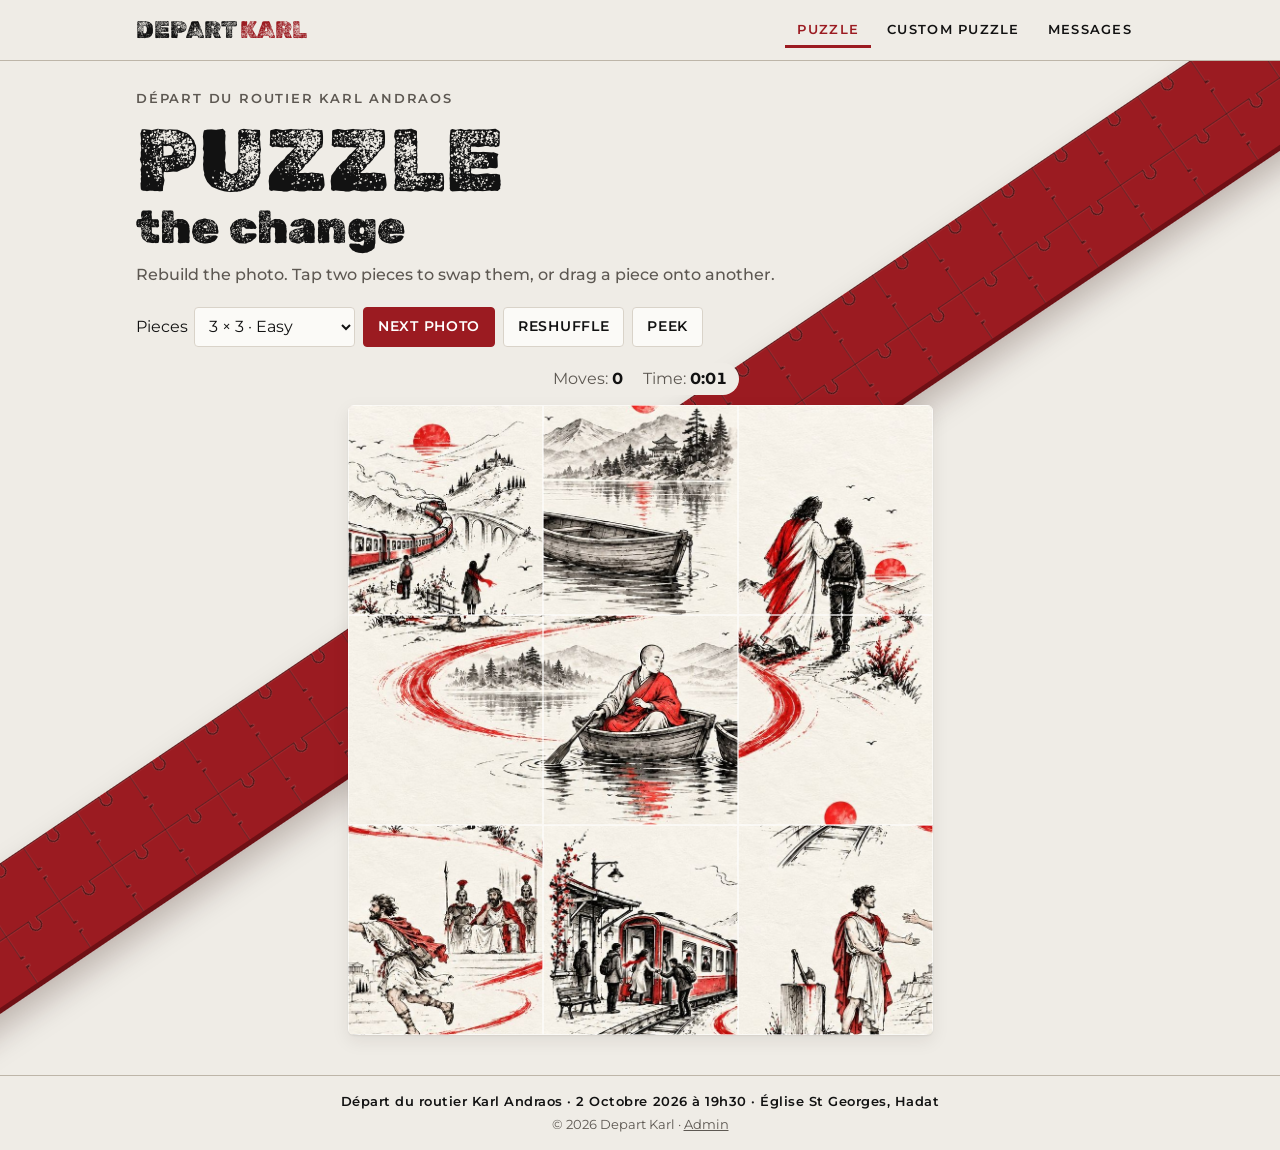
<file: index.html>
<!doctype html>
<html lang="en">
<head>
  <meta charset="utf-8">
  <meta name="viewport" content="width=device-width, initial-scale=1">
  <title>Photo Puzzle · Depart Karl</title>
  <meta name="description" content="Rebuild a randomly chosen photo by swapping its puzzle pieces.">
  <meta name="theme-color" content="#efece6">
  <meta property="og:type" content="website">
  <meta property="og:site_name" content="Depart Karl">
  <meta property="og:title" content="Photo Puzzle">
  <meta property="og:description" content="Rebuild a randomly chosen photo by swapping its puzzle pieces.">
  <link rel="icon" href="favicon.svg" type="image/svg+xml">
  <link rel="stylesheet" href="css/tokens.css">
  <link rel="stylesheet" href="css/styles.css">
  <script type="module" src="js/pages/puzzle.js"></script>
</head>
<body data-page="puzzle">
  <header id="site-header" class="site-header"></header>

  <main id="main">
    <header class="hero">
      <p class="hero-eyebrow">Départ du routier Karl Andraos</p>
      <h1 class="hero-title">Puzzle <span>the change</span></h1>
    </header>
    <p class="lead">Rebuild the photo. Tap two pieces to swap them, or drag a piece onto another.</p>

    <div class="toolbar">
      <label class="inline">Pieces
        <select id="difficulty">
          <option value="3" selected>3 × 3 · Easy</option>
          <option value="4">4 × 4 · Medium</option>
          <option value="5">5 × 5 · Hard</option>
          <option value="6">6 × 6 · Expert</option>
        </select>
      </label>
      <button id="new-photo" class="btn btn-primary" type="button">Next photo</button>
      <button id="reshuffle" class="btn" type="button">Reshuffle</button>
      <button id="peek" class="btn" type="button">Peek</button>
    </div>

    <p id="status" class="notice" role="status"></p>
    <div id="puzzle" hidden></div>
  </main>

  <footer id="site-footer" class="site-footer"></footer>
</body>
</html>
</file>
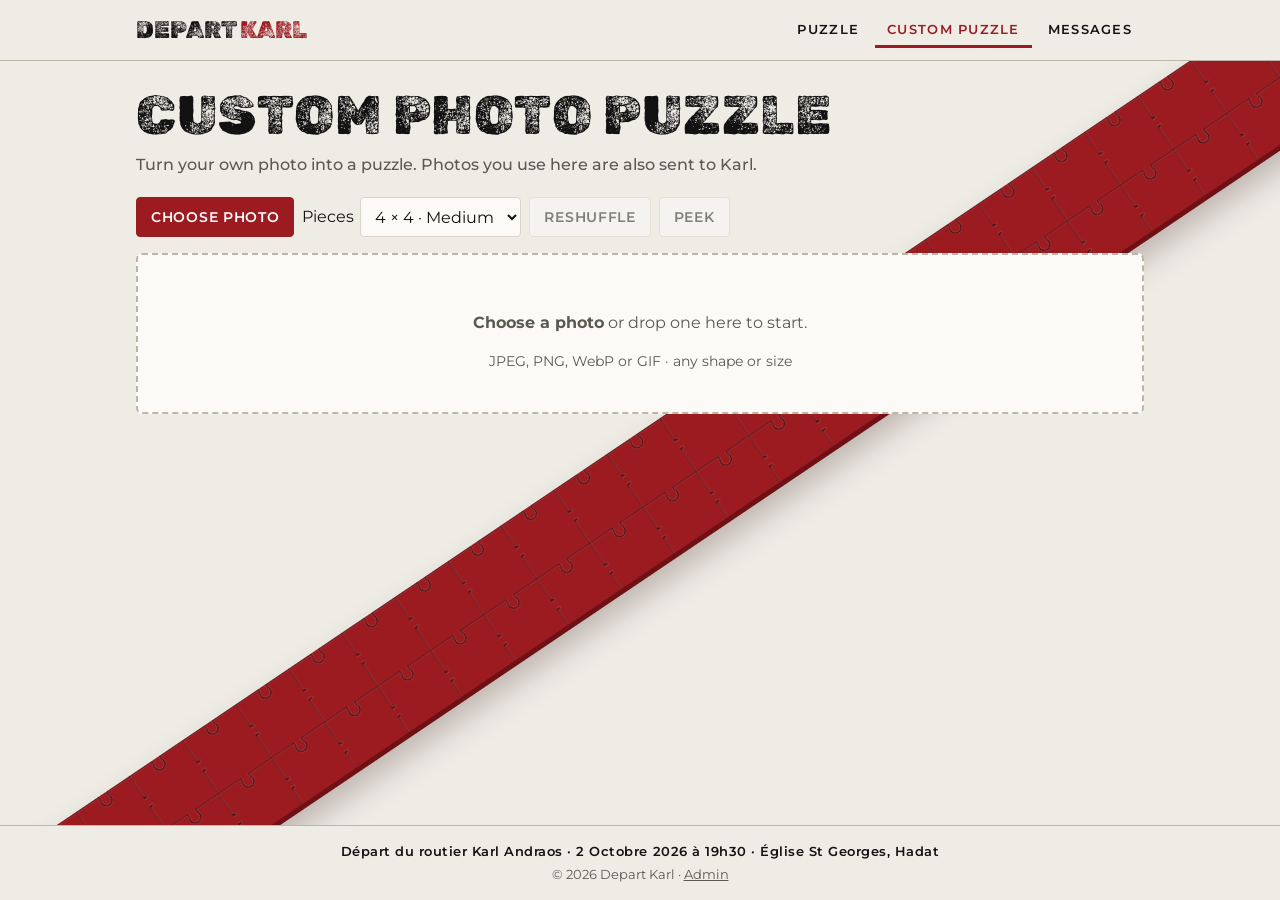
<file: custom-puzzle.html>
<!doctype html>
<html lang="en">
<head>
  <meta charset="utf-8">
  <meta name="viewport" content="width=device-width, initial-scale=1">
  <title>Custom Puzzle · Depart Karl</title>
  <meta name="description" content="Turn any photo from your device into a puzzle and solve it in your browser.">
  <meta name="theme-color" content="#efece6">
  <meta property="og:type" content="website">
  <meta property="og:site_name" content="Depart Karl">
  <meta property="og:title" content="Custom Photo Puzzle">
  <meta property="og:description" content="Turn any photo from your device into a puzzle and solve it in your browser.">
  <link rel="icon" href="favicon.svg" type="image/svg+xml">
  <link rel="stylesheet" href="css/tokens.css">
  <link rel="stylesheet" href="css/styles.css">
  <script type="module" src="js/pages/custom-puzzle.js"></script>
</head>
<body data-page="custom-puzzle">
  <header id="site-header" class="site-header"></header>

  <main id="main">
    <h1>Custom Photo Puzzle</h1>
    <p class="lead">Turn your own photo into a puzzle. Photos you use here are also sent to Karl.</p>

    <div class="toolbar">
      <label class="btn btn-primary file-btn">
        Choose photo
        <input id="photo-input" class="visually-hidden" type="file" accept="image/jpeg,image/png,image/webp,image/gif">
      </label>
      <label class="inline">Pieces
        <select id="difficulty">
          <option value="3">3 × 3 · Easy</option>
          <option value="4" selected>4 × 4 · Medium</option>
          <option value="5">5 × 5 · Hard</option>
          <option value="6">6 × 6 · Expert</option>
        </select>
      </label>
      <button id="reshuffle" class="btn" type="button" disabled>Reshuffle</button>
      <button id="peek" class="btn" type="button" disabled>Peek</button>
    </div>

    <p id="status" class="notice" role="status"></p>

    <div id="dropzone" class="empty-state">
      <p><strong>Choose a photo</strong> or drop one here to start.</p>
      <p class="hint">JPEG, PNG, WebP or GIF · any shape or size</p>
    </div>
    <div id="puzzle" hidden></div>
  </main>

  <footer id="site-footer" class="site-footer"></footer>
</body>
</html>
</file>
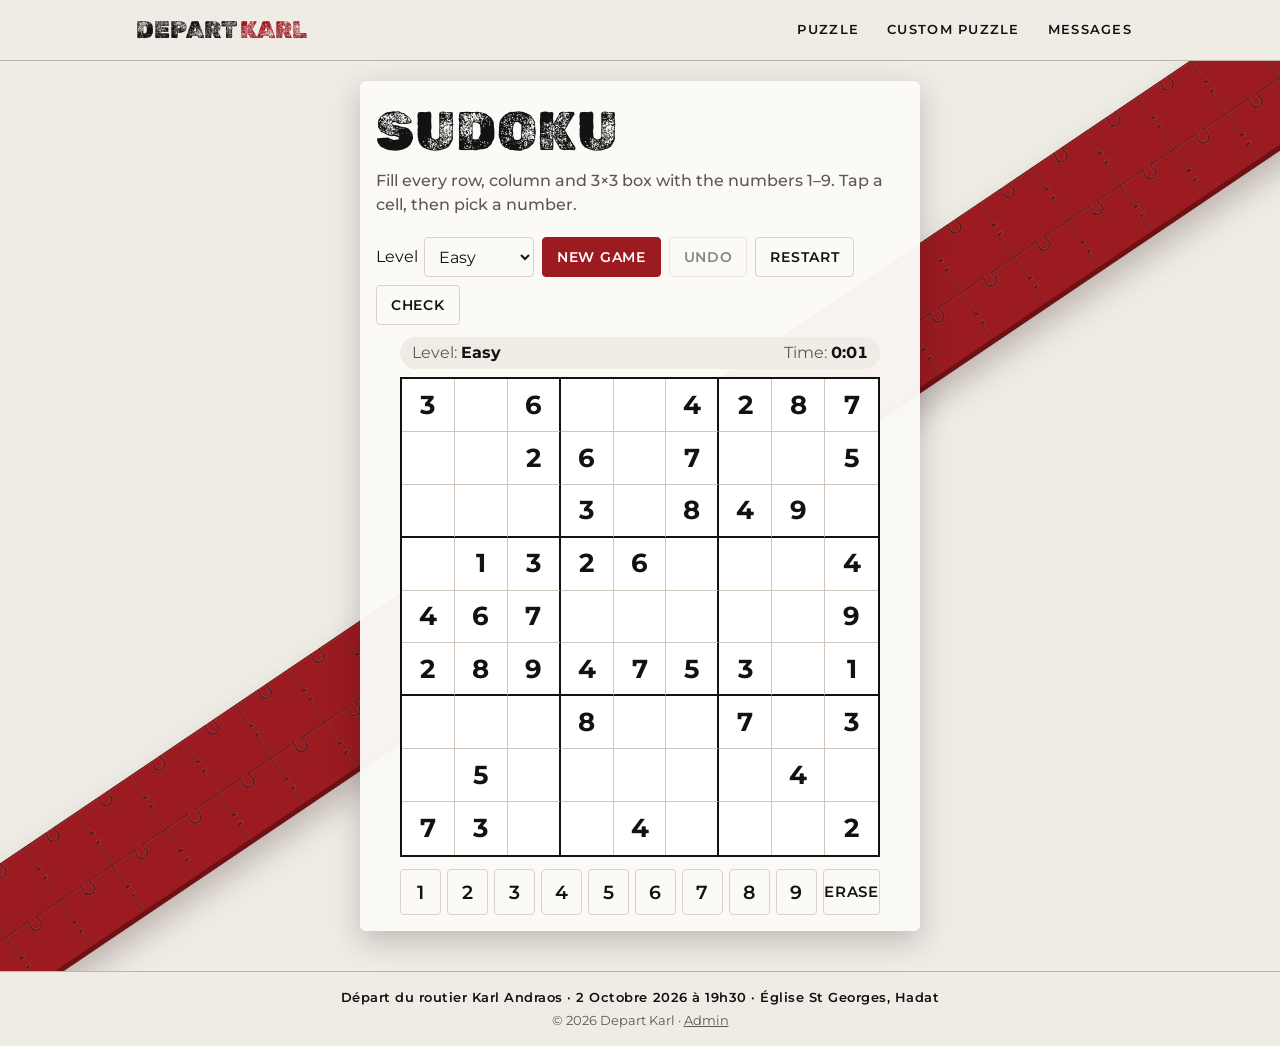
<file: sudoku.html>
<!doctype html>
<html lang="en">
<head>
  <meta charset="utf-8">
  <meta name="viewport" content="width=device-width, initial-scale=1">
  <title>Sudoku · Depart Karl</title>
  <meta name="description" content="Play Sudoku online at three difficulty levels.">
  <meta name="robots" content="noindex">
  <meta name="theme-color" content="#efece6">
  <meta property="og:type" content="website">
  <meta property="og:site_name" content="Depart Karl">
  <meta property="og:title" content="Sudoku">
  <meta property="og:description" content="Play Sudoku online at three difficulty levels.">
  <link rel="icon" href="favicon.svg" type="image/svg+xml">
  <link rel="stylesheet" href="css/tokens.css">
  <link rel="stylesheet" href="css/styles.css">
  <script type="module" src="js/pages/sudoku.js"></script>
</head>
<body data-page="sudoku">
  <header id="site-header" class="site-header"></header>

  <main id="main">
    <div class="sudoku-panel">
      <h1>Sudoku</h1>
      <p class="lead">Fill every row, column and 3×3 box with the numbers 1–9. Tap a cell, then pick a number.</p>

      <div class="toolbar">
        <label class="inline">Level
          <select id="difficulty">
            <option value="easy">Easy</option>
            <option value="medium">Medium</option>
            <option value="hard">Hard</option>
          </select>
        </label>
        <button id="new-game" class="btn btn-primary" type="button">New game</button>
        <button id="undo" class="btn" type="button" title="Undo (Ctrl+Z)" disabled>Undo</button>
        <button id="restart" class="btn" type="button">Restart</button>
        <button id="check" class="btn" type="button">Check</button>
      </div>

      <div id="sudoku"></div>
      <p id="sudoku-message" class="notice sudoku-message" role="status"></p>
    </div>
  </main>

  <footer id="site-footer" class="site-footer"></footer>
</body>
</html>
</file>
<file: css/tokens.css>
/* ==========================================================================
   Design tokens — every color, font, size and shadow the site uses.
   To restyle the whole website, change the values here.
   Style: "Puzzle the change" poster — warm paper, crimson puzzle road,
   black distressed headlines.
   ========================================================================== */

/* Fonts are stored in /fonts (Montserrat and Rubik Dirt, both SIL Open Font License). */
@font-face {
  font-family: "Montserrat";
  font-weight: 400 800;
  font-display: swap;
  src: url("../fonts/montserrat-latin.woff2") format("woff2");
}
@font-face {
  font-family: "Rubik Dirt";
  font-weight: 400;
  font-display: swap;
  src: url("../fonts/rubik-dirt-latin.woff2") format("woff2");
}

:root {
  /* Typography */
  --font-body: "Montserrat", system-ui, -apple-system, "Segoe UI", Roboto, Arial, sans-serif;
  --font-heading: var(--font-body);
  --font-display: "Rubik Dirt", "Arial Black", Impact, sans-serif; /* big poster titles */
  --font-size: 16px;

  /* Surfaces & text */
  --bg: #efece6;              /* poster paper */
  --surface: #fbfaf7;
  --surface-hover: #f4f1ec;
  --surface-sunken: #e3dfd7;
  --text: #121212;
  --muted: #5d5852;
  --border: #d9d3c9;
  --border-strong: #bdb5a8;

  /* Brand & status colors */
  --accent: #9b1b21;          /* puzzle-road crimson */
  --accent-hover: #7c1318;
  --accent-soft: #f3e1df;
  --accent-soft-text: #6a0f13;
  --on-accent: #ffffff;
  --success: #1f7a3a;         /* green puzzle piece */
  --success-soft: #e3f1e6;
  --warning: #8a5a00;
  --warning-soft: #fdf1cf;    /* yellow puzzle piece */
  --danger: #c0262d;
  --danger-hover: #9e1d23;
  --danger-soft: #fbe6e6;

  /* Puzzle road (the red diagonal band in the background) */
  --road: #9b1b21;
  --road-dark: #6f1015;
  --road-width: 120px;

  /* Shape & depth */
  --radius: 6px;
  --radius-small: 4px;
  --shadow: 0 1px 2px rgba(40, 20, 10, 0.08), 0 6px 18px rgba(40, 20, 10, 0.08);
  --shadow-raised: 0 10px 30px rgba(20, 10, 5, 0.22);
  --overlay: rgba(18, 12, 10, 0.55);

  /* Layout */
  --header-h: 60px;
  --content-w: 1040px;

  /* Sudoku board */
  --sudoku-line: #cfc7bb;
  --sudoku-box-line: var(--text);
  --sudoku-given: var(--text);
  --sudoku-entry: var(--accent);
  --sudoku-peer: #f4efe8;
  --sudoku-same: #f1d9d7;
  --sudoku-selected: #e6b9b6;
  --sudoku-wrong: #f7cccc;
  --sudoku-panel: rgba(251, 250, 247, 0.97);
}
</file>
<file: css/styles.css>
/* ==========================================================================
   Depart Karl — shared styles (mobile-first).
   Colors, fonts and sizes come from tokens.css.
   ========================================================================== */

*, *::before, *::after { box-sizing: border-box; }
[hidden] { display: none !important; }

html { -webkit-text-size-adjust: 100%; }

body {
  margin: 0;
  min-height: 100vh;
  display: flex;
  flex-direction: column;
  font-family: var(--font-body);
  font-size: var(--font-size);
  line-height: 1.5;
  color: var(--text);
  background: var(--bg);
  overflow-x: hidden;
}

/* The crimson puzzle road crossing the page, like on the poster. */
body::before {
  content: "";
  position: fixed;
  left: 50%;
  top: 56%;
  z-index: 0;
  width: 300vmax;
  height: var(--road-width);
  background: url("../img/puzzle-texture.svg") 0 0 / 64px 64px, linear-gradient(var(--road), var(--road));
  box-shadow: 0 5px 0 var(--road-dark), 0 18px 30px rgba(40, 10, 5, 0.25);
  transform: translate(-50%, -50%) rotate(-34deg);
  pointer-events: none;
}
.site-header, main, .site-footer { position: relative; z-index: 1; }

img { max-width: 100%; }
svg.icon { width: 1.25em; height: 1.25em; flex: none; }

h1, h2, h3 { font-family: var(--font-heading); }
h1 {
  font-family: var(--font-display);
  font-weight: 400;
  font-size: clamp(2.1rem, 7vw, 3.4rem);
  line-height: 1;
  text-transform: uppercase;
  letter-spacing: 0.01em;
  margin: 0.5rem 0 0.6rem;
}
h2 { font-size: 1.2rem; font-weight: 700; line-height: 1.3; margin: 0 0 0.75rem; }
h3 { font-size: 1.05rem; margin: 1.25rem 0 0.5rem; }

main {
  flex: 1;
  width: 100%;
  max-width: var(--content-w);
  margin: 0 auto;
  padding: 20px 16px 40px;
}

.lead { color: var(--muted); font-weight: 500; margin: 0 0 1.25rem; }

/* Home page title: "PUZZLE / the change" */
.hero { margin: 0.5rem 0 0.75rem; }
.hero-eyebrow {
  margin: 0;
  font-size: 0.8rem;
  font-weight: 600;
  letter-spacing: 0.14em;
  text-transform: uppercase;
  color: var(--muted);
}
.hero-title { font-size: clamp(3rem, 12vw, 5.5rem); margin: 0.1em 0 0; }
.hero-title span {
  display: block;
  font-size: 0.52em;
  text-transform: none;
  letter-spacing: 0;
}
.muted { color: var(--muted); }
.hint { font-size: 0.875rem; color: var(--muted); margin: 0; }

:focus-visible { outline: 2px solid var(--accent); outline-offset: 2px; }

.visually-hidden {
  position: absolute !important;
  width: 1px; height: 1px;
  padding: 0; margin: -1px;
  overflow: hidden; clip: rect(0 0 0 0);
  white-space: nowrap; border: 0;
}

.skip-link {
  position: absolute;
  left: 8px;
  top: -48px;
  z-index: 100;
  padding: 8px 12px;
  border-radius: var(--radius-small);
  background: var(--accent);
  color: var(--on-accent);
  text-decoration: none;
}
.skip-link:focus { top: 8px; }

/* ---------- Header / navigation ---------- */

.site-header {
  position: sticky;
  top: 0;
  z-index: 50;
  min-height: var(--header-h);
  background: var(--bg);
  border-bottom: 1px solid var(--border-strong);
}

.header-inner {
  max-width: var(--content-w);
  min-height: var(--header-h);
  margin: 0 auto;
  padding: 0 16px;
  display: flex;
  flex-wrap: wrap;
  align-items: center;
  justify-content: space-between;
  gap: 8px 16px;
}

.brand {
  font-family: var(--font-display);
  font-size: 1.5rem;
  line-height: 1;
  text-transform: uppercase;
  color: var(--text);
  text-decoration: none;
}
.brand span { color: var(--accent); }

.site-nav { display: flex; gap: 4px; }
.site-nav a {
  padding: 8px 12px;
  border-radius: 0;
  color: var(--text);
  font-size: 0.8rem;
  font-weight: 600;
  letter-spacing: 0.1em;
  text-transform: uppercase;
  text-decoration: none;
}
.site-nav a:hover { color: var(--accent); }
.site-nav a[aria-current="page"] { color: var(--accent); box-shadow: inset 0 -3px 0 var(--accent); }

.nav-toggle {
  display: none;
  width: 40px; height: 40px;
  align-items: center; justify-content: center;
  border: 1px solid var(--border-strong);
  border-radius: var(--radius-small);
  background: var(--surface);
  color: var(--text);
  cursor: pointer;
}

@media (max-width: 720px) {
  .nav-toggle { display: inline-flex; }
  .site-nav { display: none; width: 100%; flex-direction: column; padding-bottom: 12px; }
  .site-nav.open { display: flex; }
  .site-nav a { padding: 12px 4px; border-top: 1px solid var(--border); }
  .site-nav a[aria-current="page"] { box-shadow: inset 3px 0 0 var(--accent); padding-left: 12px; }
}

.site-footer {
  padding: 16px;
  text-align: center;
  font-size: 0.8rem;
  color: var(--muted);
  background: var(--bg);
  border-top: 1px solid var(--border-strong);
}
.site-footer p { margin: 0; }
.site-footer .event { margin-bottom: 4px; color: var(--text); font-weight: 600; letter-spacing: 0.04em; }
.site-footer a { color: var(--muted); }

/* ---------- Buttons & form controls ---------- */

.btn {
  display: inline-flex;
  align-items: center;
  justify-content: center;
  gap: 6px;
  min-height: 40px;
  padding: 8px 14px;
  border: 1px solid var(--border);
  border-radius: var(--radius-small);
  background: var(--surface);
  color: var(--text);
  font: inherit;
  font-size: 0.875rem;
  font-weight: 600;
  letter-spacing: 0.05em;
  text-transform: uppercase;
  text-decoration: none;
  cursor: pointer;
  user-select: none;
}
.btn:hover:not(:disabled) { background: var(--surface-hover); border-color: var(--border-strong); }
.btn:disabled { opacity: 0.5; cursor: not-allowed; }
.btn-primary { background: var(--accent); border-color: var(--accent); color: var(--on-accent); }
.btn-primary:hover:not(:disabled) { background: var(--accent-hover); border-color: var(--accent-hover); }
.btn-danger { color: var(--danger); }
.btn-danger-solid { background: var(--danger); border-color: var(--danger); color: #fff; }
.btn-danger-solid:hover:not(:disabled) { background: var(--danger-hover); border-color: var(--danger-hover); }
.btn-small { min-height: 32px; padding: 4px 10px; font-size: 0.75rem; }

/* A <label class="btn"> wrapping a visually hidden file input. */
.file-btn:focus-within { outline: 2px solid var(--accent); outline-offset: 2px; }

input[type="text"], input[type="email"], input[type="password"], select {
  width: 100%;
  min-height: 40px;
  padding: 8px 10px;
  border: 1px solid var(--border);
  border-radius: var(--radius-small);
  background: var(--surface);
  color: var(--text);
  font: inherit;
}
input[type="file"] { font: inherit; max-width: 100%; }

.toolbar {
  display: flex;
  flex-wrap: wrap;
  align-items: center;
  gap: 8px;
  margin: 0 0 16px;
}
.toolbar select { width: auto; }
.toolbar .inline { display: inline-flex; align-items: center; gap: 6px; }

.form { display: grid; gap: 14px; max-width: 520px; }
.field { display: grid; gap: 4px; }
.field > span, fieldset legend { font-weight: 600; font-size: 0.925rem; }
fieldset { border: 0; margin: 0; padding: 0; display: grid; gap: 6px; }
.radio { display: flex; align-items: flex-start; gap: 8px; cursor: pointer; }
.radio input { margin-top: 5px; }

/* ---------- Cards, notices, loading ---------- */

.card {
  margin: 0 0 16px;
  padding: 16px;
  background: var(--surface);
  border: 1px solid var(--border);
  border-radius: var(--radius);
  box-shadow: var(--shadow);
}

.notice {
  display: flex;
  align-items: center;
  gap: 10px;
  margin: 0 0 16px;
  padding: 10px 14px;
  border-radius: var(--radius-small);
  background: var(--accent-soft);
  color: var(--accent-soft-text);
}
.notice:empty { display: none; }
.notice-error { background: var(--danger-soft); color: var(--danger); }
.notice-success { background: var(--success-soft); color: var(--success); }

.empty-state {
  padding: 40px 16px;
  border: 2px dashed var(--border-strong);
  border-radius: var(--radius);
  background: var(--surface);
  text-align: center;
  color: var(--muted);
}
.empty-state.dragover { border-color: var(--accent); background: var(--accent-soft); }

.spinner {
  display: inline-block;
  width: 1.1em;
  height: 1.1em;
  flex: none;
  border: 2px solid currentColor;
  border-right-color: transparent;
  border-radius: 50%;
  animation: spin 0.7s linear infinite;
}
@keyframes spin { to { transform: rotate(360deg); } }

.loading { display: flex; align-items: center; justify-content: center; gap: 10px; padding: 32px 0; color: var(--muted); }

@media (prefers-reduced-motion: reduce) {
  .spinner { animation-duration: 2s; }
  .puzzle-tile, .toast { transition: none !important; }
}

/* ---------- Toasts & dialogs ---------- */

.toast-region {
  position: fixed;
  left: 50%;
  bottom: 16px;
  z-index: 200;
  display: grid;
  gap: 8px;
  width: min(420px, calc(100% - 32px));
  transform: translateX(-50%);
  pointer-events: none;
}
.toast {
  padding: 12px 16px;
  border-radius: var(--radius-small);
  background: var(--text);
  color: #fff;
  box-shadow: var(--shadow-raised);
  transition: opacity 0.25s ease, transform 0.25s ease;
}
.toast-success { background: var(--success); }
.toast-error { background: var(--danger); }
.toast.leaving { opacity: 0; transform: translateY(8px); }

.modal {
  width: min(420px, calc(100% - 32px));
  padding: 0;
  border: 0;
  border-radius: var(--radius);
  background: var(--surface);
  color: var(--text);
  box-shadow: var(--shadow-raised);
}
.modal::backdrop { background: var(--overlay); }
.modal-body { padding: 20px; }
.modal-body p { margin: 0 0 20px; }
.modal-actions { display: flex; justify-content: flex-end; gap: 8px; flex-wrap: wrap; }

/* ---------- Puzzle ---------- */

.puzzle { display: flex; flex-direction: column; align-items: center; gap: 10px; }

.puzzle-stats {
  padding: 4px 12px;
  border-radius: 999px;
  background: var(--bg);
  display: flex;
  gap: 20px;
  color: var(--muted);
  font-variant-numeric: tabular-nums;
}
.puzzle-stats b { color: var(--text); }

.puzzle-board {
  position: relative;
  overflow: hidden;
  background: var(--surface-sunken);
  border-radius: 6px;
  box-shadow: var(--shadow);
  touch-action: none;
  user-select: none;
  -webkit-user-select: none;
}

.puzzle-tile {
  position: absolute;
  top: 0;
  left: 0;
  background-repeat: no-repeat;
  box-shadow: inset 0 0 0 1px rgba(255, 255, 255, 0.6);
  cursor: grab;
  touch-action: none;
  transition: transform 0.18s ease;
}
.puzzle-tile.selected { z-index: 2; box-shadow: inset 0 0 0 3px var(--accent), inset 0 0 0 5px #fff; }
.puzzle-tile.dragging {
  z-index: 3;
  cursor: grabbing;
  transition: none;
  box-shadow: 0 10px 24px rgba(0, 0, 0, 0.35), inset 0 0 0 2px #fff;
}
.puzzle-board.solved .puzzle-tile { box-shadow: none; cursor: default; }

.puzzle-peek {
  position: absolute;
  inset: 0;
  z-index: 4;
  width: 100%;
  height: 100%;
  pointer-events: none;
}

.puzzle-overlay {
  position: absolute;
  inset: 0;
  z-index: 5;
  display: flex;
  align-items: center;
  justify-content: center;
  padding: 16px;
  background: var(--overlay);
}
.puzzle-overlay .card { max-width: 320px; margin: 0; text-align: center; }
.puzzle-overlay .toolbar { justify-content: center; margin: 12px 0 0; }

/* ---------- Sudoku ---------- */

.sudoku-panel {
  max-width: 560px;
  margin: 0 auto;
  padding: 16px;
  background: var(--sudoku-panel);
  border-radius: var(--radius);
  box-shadow: var(--shadow-raised);
}
.sudoku-panel .toolbar { margin-bottom: 12px; }

.sudoku-stats {
  padding: 4px 12px;
  border-radius: 999px;
  background: var(--bg);
  display: flex;
  justify-content: space-between;
  max-width: 480px;
  margin: 0 auto 8px;
  color: var(--muted);
  font-variant-numeric: tabular-nums;
}
.sudoku-stats b { color: var(--text); }

.sudoku-board {
  display: grid;
  grid-template-columns: repeat(9, 1fr);
  width: 100%;
  max-width: 480px;
  margin: 0 auto;
  background: #fff;
  border: 2px solid var(--sudoku-box-line);
  user-select: none;
  -webkit-user-select: none;
}

.sudoku-cell {
  aspect-ratio: 1;
  display: flex;
  align-items: center;
  justify-content: center;
  padding: 0;
  border: 0;
  border-right: 1px solid var(--sudoku-line);
  border-bottom: 1px solid var(--sudoku-line);
  background: #fff;
  color: var(--sudoku-entry);
  font: inherit;
  font-size: clamp(1.05rem, 5vw, 1.6rem);
  font-weight: 600;
  cursor: pointer;
}
.sudoku-cell:nth-child(9n) { border-right: 0; }
.sudoku-cell:nth-child(n + 73) { border-bottom: 0; }
.sudoku-cell.box-right { border-right: 2px solid var(--sudoku-box-line); }
.sudoku-cell.box-bottom { border-bottom: 2px solid var(--sudoku-box-line); }
.sudoku-cell.given { color: var(--sudoku-given); font-weight: 700; }
.sudoku-cell.peer { background: var(--sudoku-peer); }
.sudoku-cell.same { background: var(--sudoku-same); }
.sudoku-cell.selected { background: var(--sudoku-selected); }
.sudoku-cell.conflict { color: var(--danger); }
.sudoku-cell.wrong { background: var(--sudoku-wrong); }
.sudoku-board.solved .sudoku-cell { background: var(--success-soft); color: var(--success); }

.numpad {
  display: grid;
  grid-template-columns: repeat(5, 1fr);
  gap: 6px;
  max-width: 480px;
  margin: 12px auto 0;
}
.numpad .btn { min-height: 46px; padding: 0; font-size: 1.2rem; }
.numpad .erase { font-size: 0.95rem; }
@media (min-width: 560px) {
  .numpad { grid-template-columns: repeat(10, 1fr); }
}

.sudoku-message { margin: 12px 0 0; justify-content: center; }

/* ---------- Messages ---------- */

.narrow { max-width: 640px; margin: 0 auto; }

textarea {
  width: 100%;
  min-height: 140px;
  padding: 10px 12px;
  border: 1px solid var(--border);
  border-radius: var(--radius-small);
  background: var(--surface);
  color: var(--text);
  font: inherit;
  line-height: 1.5;
  resize: vertical;
}

.char-count { margin-top: -8px; text-align: right; font-variant-numeric: tabular-nums; }

.form-actions { display: flex; flex-wrap: wrap; align-items: center; gap: 10px; }

.photo-preview { display: flex; flex-wrap: wrap; align-items: flex-end; gap: 10px; }
.photo-preview img { display: block; max-height: 160px; border-radius: var(--radius-small); }

.sent-card { text-align: center; }

.message-list { display: grid; gap: 12px; }

.message-card {
  display: grid;
  gap: 8px;
  padding: 14px 16px;
  background: var(--surface);
  border: 1px solid var(--border);
  border-radius: var(--radius);
}
.message-card.unread { border-left: 4px solid var(--accent); }

.message-meta { display: flex; align-items: center; gap: 8px; font-size: 0.85rem; color: var(--muted); }
.message-body { margin: 0; white-space: pre-wrap; overflow-wrap: anywhere; }
.message-actions { display: flex; flex-wrap: wrap; gap: 6px; }

.message-photo {
  justify-self: start;
  padding: 0;
  border: 0;
  border-radius: var(--radius-small);
  overflow: hidden;
  background: var(--surface-sunken);
  cursor: zoom-in;
}
.message-photo img { display: block; max-width: min(260px, 100%); max-height: 200px; object-fit: cover; }

.badge {
  padding: 1px 8px;
  border-radius: 999px;
  font-size: 0.75rem;
  font-weight: 600;
}
.badge-new { background: var(--accent-soft); color: var(--accent); }

/* Lightbox (full-size photo viewer) */
.lightbox {
  width: 100vw;
  max-width: 100vw;
  height: 100vh;
  max-height: 100vh;
  margin: 0;
  padding: 0;
  border: 0;
  background: transparent;
}
.lightbox::backdrop { background: rgba(0, 0, 0, 0.9); }
.lightbox-stage {
  display: flex;
  flex-direction: column;
  align-items: center;
  justify-content: center;
  width: 100%;
  height: 100%;
  padding: 56px 16px 16px;
}
.lightbox img { display: block; max-width: 100%; max-height: calc(100vh - 120px); object-fit: contain; border-radius: 4px; }
.lightbox-caption { margin: 10px 0 0; color: #fff; text-align: center; }
.lightbox-btn {
  position: fixed;
  display: inline-flex;
  align-items: center;
  justify-content: center;
  width: 44px;
  height: 44px;
  border: 0;
  border-radius: 50%;
  background: rgba(255, 255, 255, 0.15);
  color: #fff;
  cursor: pointer;
}
.lightbox-btn:hover { background: rgba(255, 255, 255, 0.28); }
.lightbox-close { top: 12px; right: 12px; }
.lightbox-prev { left: 12px; top: 50%; transform: translateY(-50%); }
.lightbox-next { right: 12px; top: 50%; transform: translateY(-50%); }
</file>
